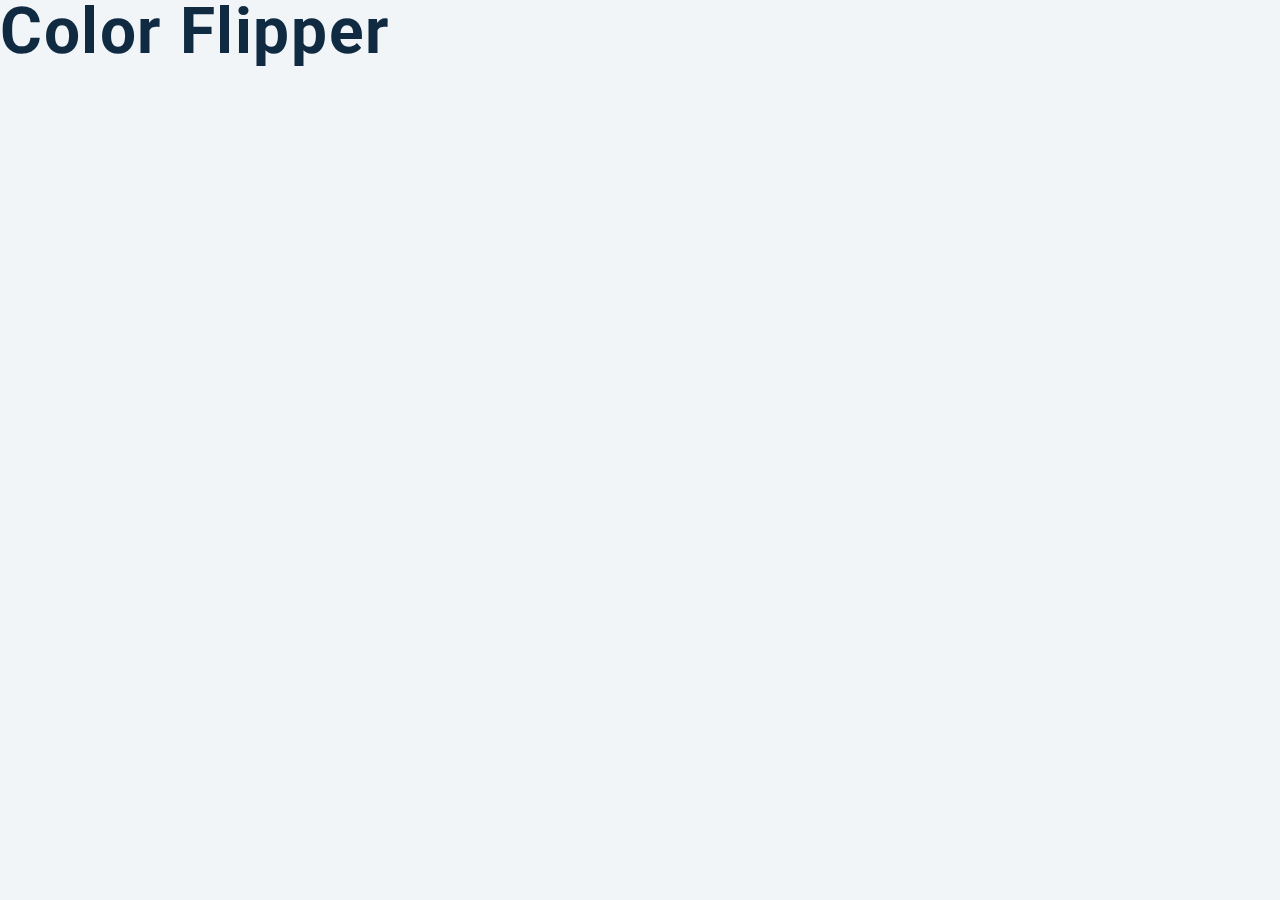
<file: javascript-project/01-color-flipper/setup/index.html>
<!DOCTYPE html>
<html lang="en">
  <head>
    <meta charset="UTF-8" />
    <meta name="viewport" content="width=device-width, initial-scale=1.0" />
    <title>Color Flipper || Simple</title>

    <!-- styles -->
    <link rel="stylesheet" href="styles.css" />
  </head>
  <body>
    <h1>color flipper</h1>
    <!-- javascript -->
    <script src="app.js"></script>
  </body>
</html>
</file>
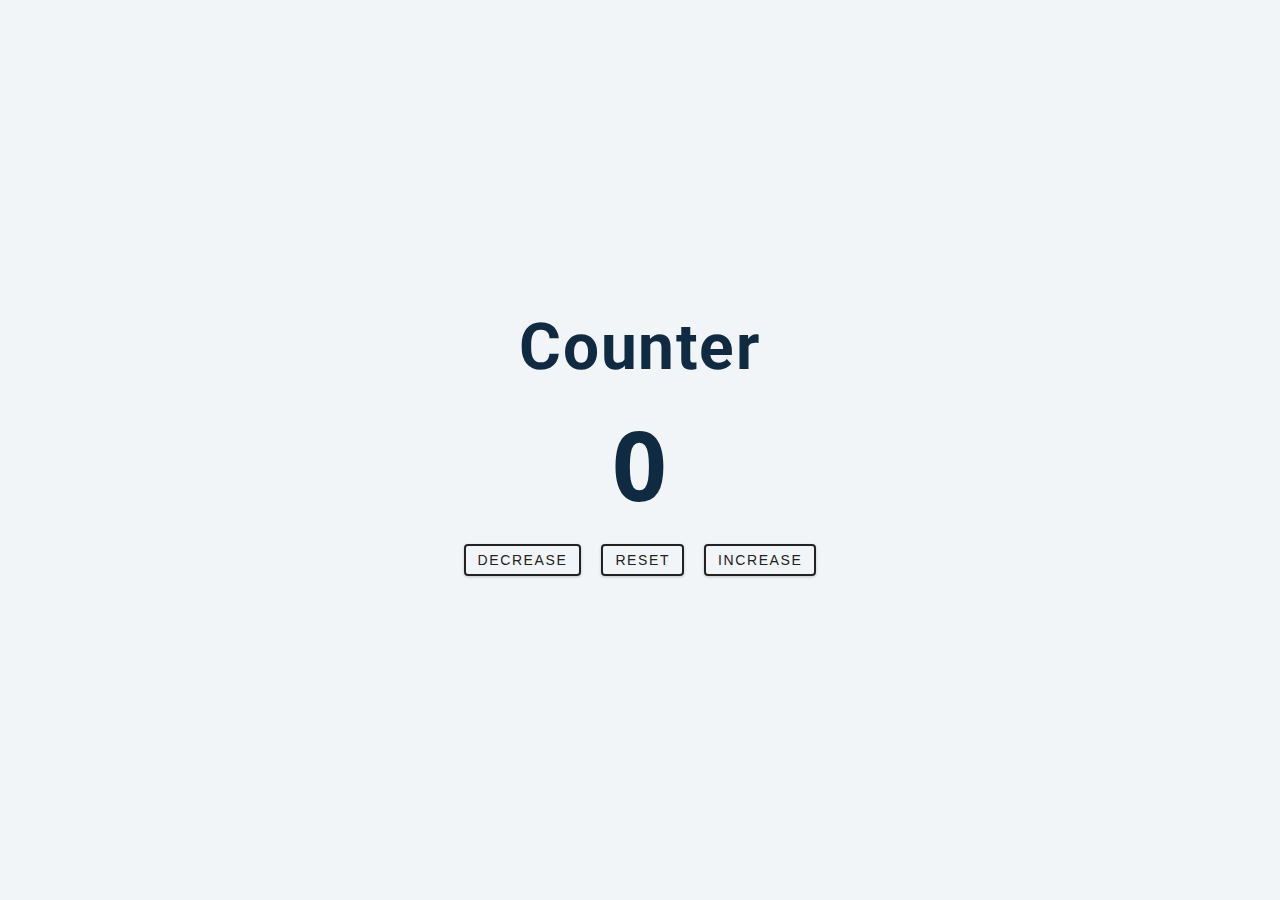
<file: javascript-project/02-counter/final/index.html>
<!DOCTYPE html>
<html lang="en">
  <head>
    <meta charset="UTF-8" />
    <meta name="viewport" content="width=device-width, initial-scale=1.0" />
    <title>Counter</title>

    <!-- styles -->
    <link rel="stylesheet" href="styles.css" />
  </head>
  <body>
    <main>
      <div class="container">
        <h1>counter</h1>
        <span id="value">0</span>
        <div class="button-container">
          <button class="btn decrease">decrease</button>
          <button class="btn reset">reset</button>
          <button class="btn increase">increase</button>
        </div>
      </div>
    </main>
    <!-- javascript -->
    <script src="app.js"></script>
  </body>
</html>
</file>
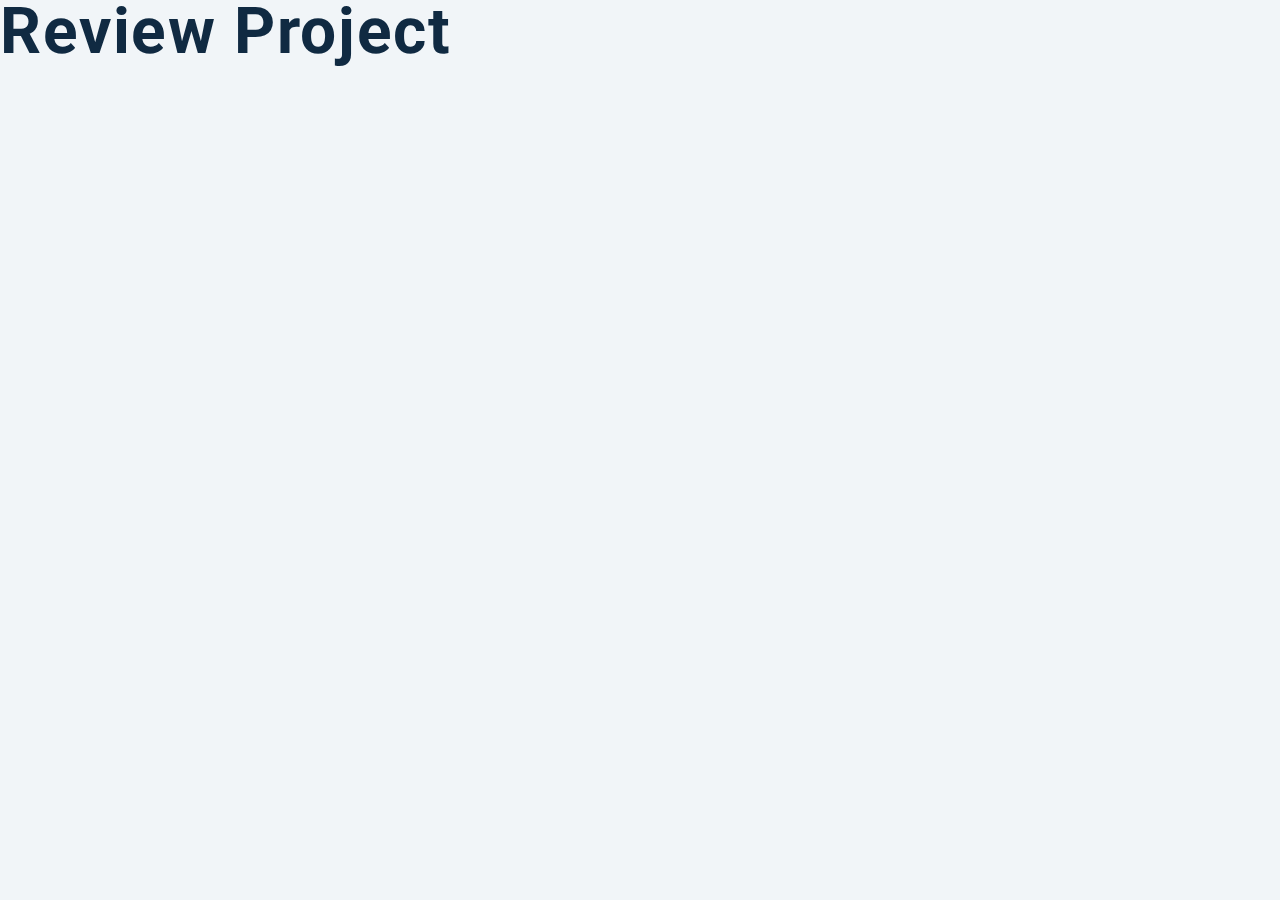
<file: javascript-project/03-reviews/setup/index.html>
<!DOCTYPE html>
<html lang="en">
  <head>
    <meta charset="UTF-8" />
    <meta name="viewport" content="width=device-width, initial-scale=1.0" />
    <title>Starter</title>
    <!-- font-awesome -->
    <link
      rel="stylesheet"
      href="https://cdnjs.cloudflare.com/ajax/libs/font-awesome/5.14.0/css/all.min.css"
    />

    <!-- styles -->
    <link rel="stylesheet" href="styles.css" />
  </head>
  <body>
    <h1>review project</h1>
    <!-- javascript -->
    <script src="app.js"></script>
  </body>
</html>
</file>
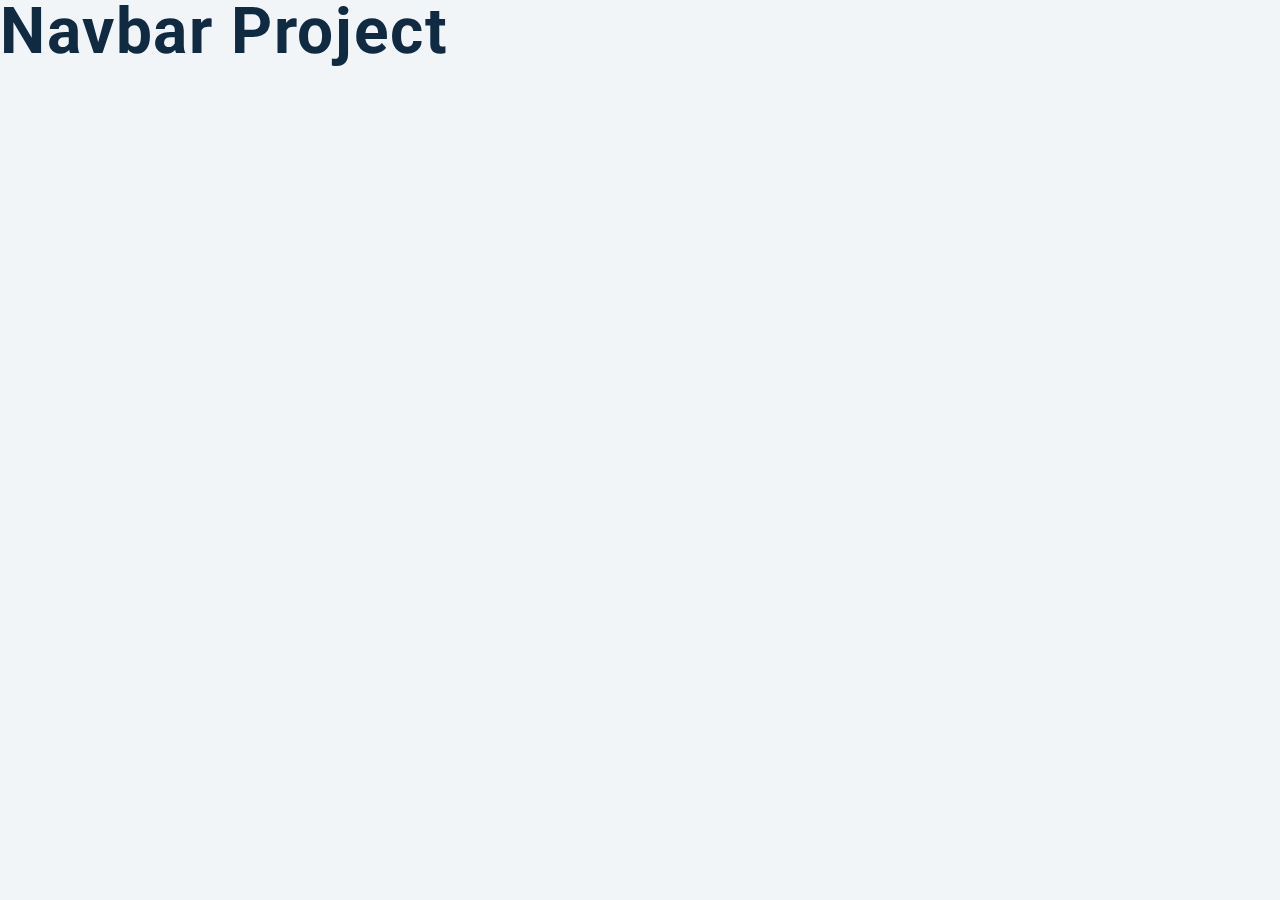
<file: javascript-project/04-navbar/setup/index.html>
<!DOCTYPE html>
<html lang="en">
  <head>
    <meta charset="UTF-8" />
    <meta name="viewport" content="width=device-width, initial-scale=1.0" />
    <title>Navbar</title>
    <!-- font-awesome -->
    <link
      rel="stylesheet"
      href="https://cdnjs.cloudflare.com/ajax/libs/font-awesome/5.14.0/css/all.min.css"
    />

    <!-- styles -->
    <link rel="stylesheet" href="styles.css" />
  </head>
  <body>
    <h1>navbar project</h1>
    <!-- javascript -->
    <script src="app.js"></script>
  </body>
</html>
</file>
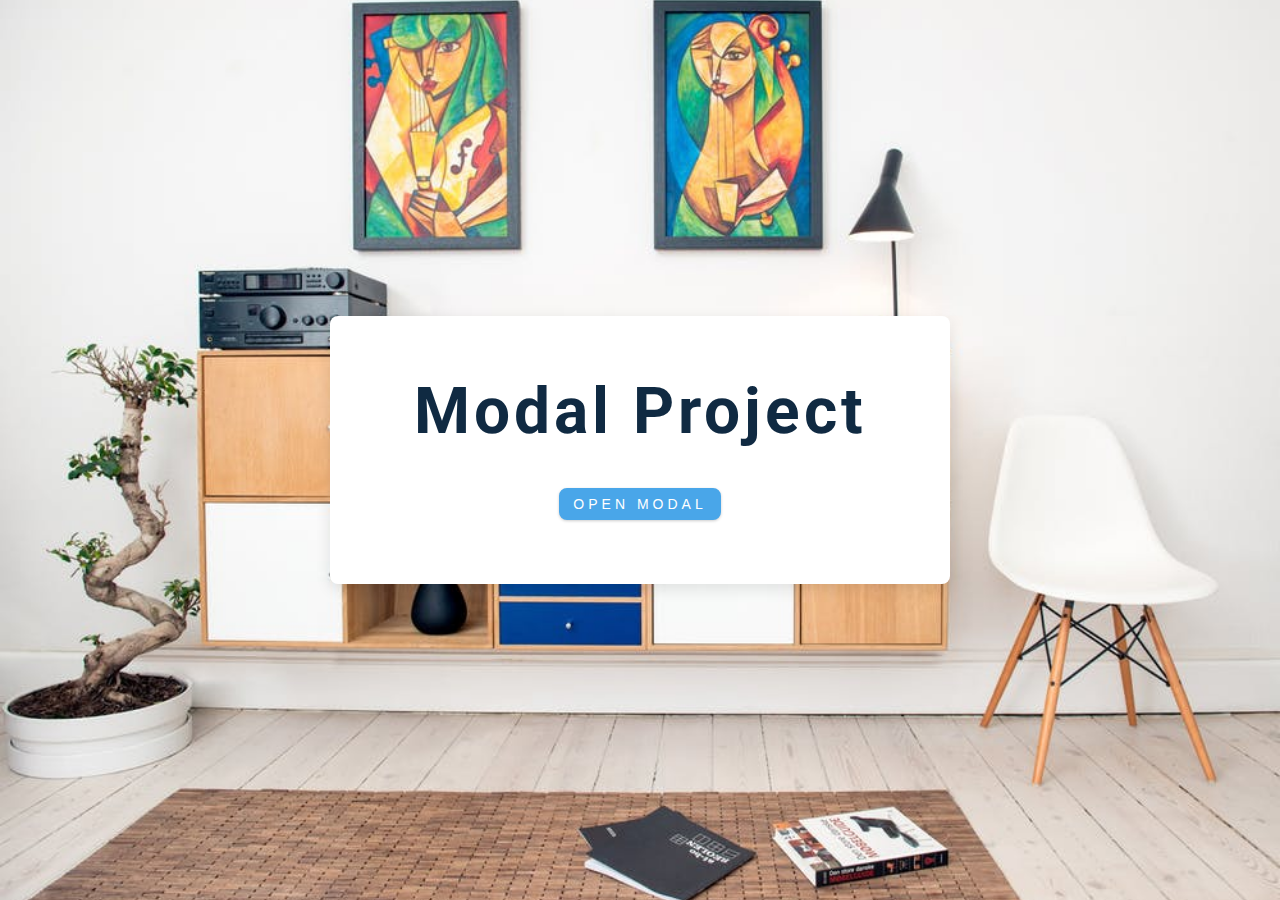
<file: javascript-project/06-modal/final/index.html>
<!DOCTYPE html>
<html lang="en">
  <head>
    <meta charset="UTF-8" />
    <meta name="viewport" content="width=device-width, initial-scale=1.0" />
    <title>Modal</title>
    <!-- font-awesome -->
    <link
      rel="stylesheet"
      href="https://cdnjs.cloudflare.com/ajax/libs/font-awesome/5.14.0/css/all.min.css"
    />
    <!-- styles -->
    <link rel="stylesheet" href="styles.css" />
  </head>
  <body>
    <!-- hero -->
    <header class="hero">
      <div class="banner">
        <h1>modal project</h1>
        <button class="btn modal-btn">
          open modal
        </button>
      </div>
    </header>
    <!-- modal -->
    <div class="modal-overlay">
      <div class="modal-container">
        <h3>modal content</h3>
        <button class="close-btn"><i class="fas fa-times"></i></button>
      </div>
    </div>
    <!-- javascript -->
    <script src="app.js"></script>
  </body>
</html>
</file>
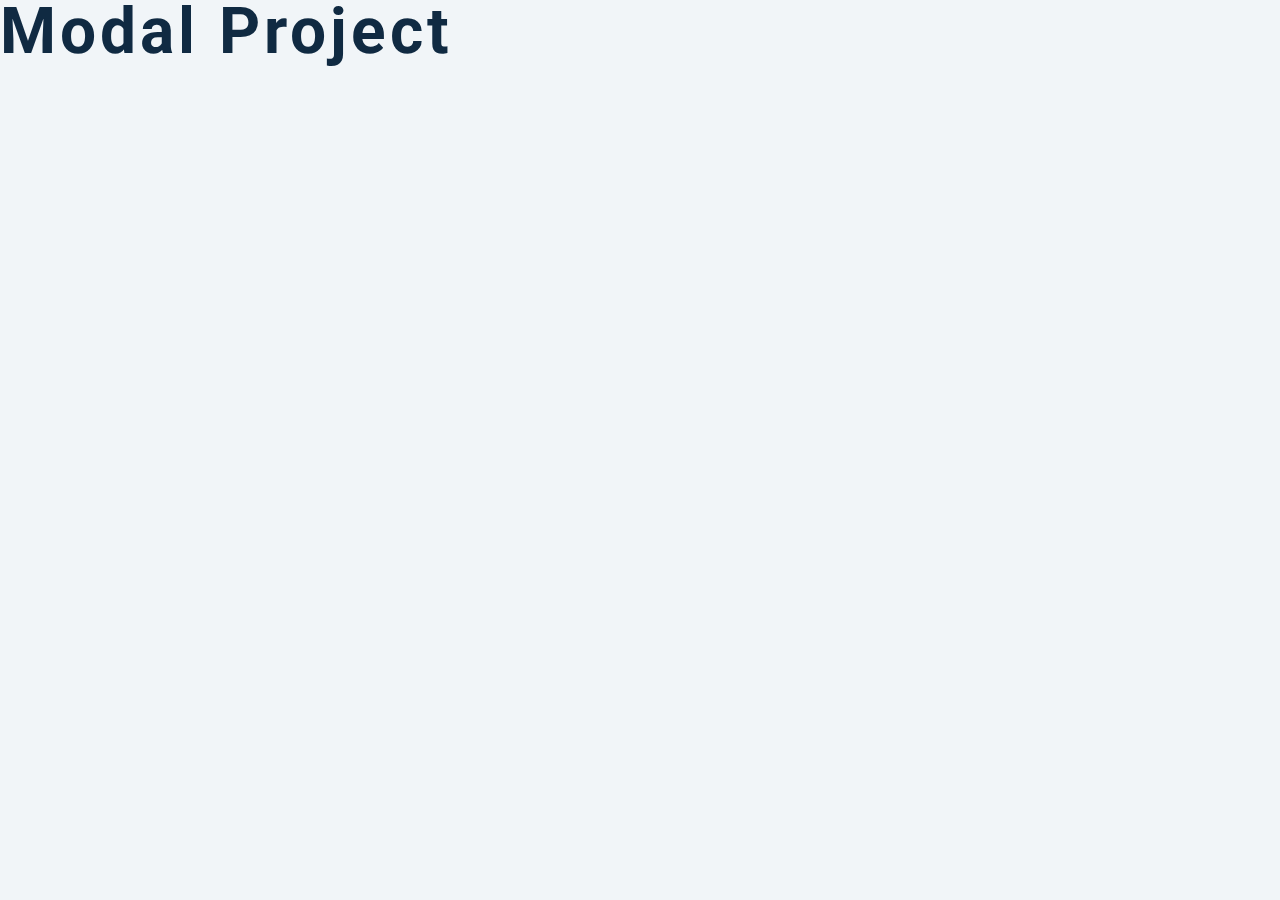
<file: javascript-project/06-modal/setup/index.html>
<!DOCTYPE html>
<html lang="en">
  <head>
    <meta charset="UTF-8" />
    <meta name="viewport" content="width=device-width, initial-scale=1.0" />
    <title>Modal</title>
    <!-- font-awesome -->
    <link
      rel="stylesheet"
      href="https://cdnjs.cloudflare.com/ajax/libs/font-awesome/5.14.0/css/all.min.css"
    />
    <!-- styles -->
    <link rel="stylesheet" href="styles.css" />
  </head>
  <body>
    <h1>modal project</h1>
    <!-- javascript -->
    <script src="app.js"></script>
  </body>
</html>
</file>
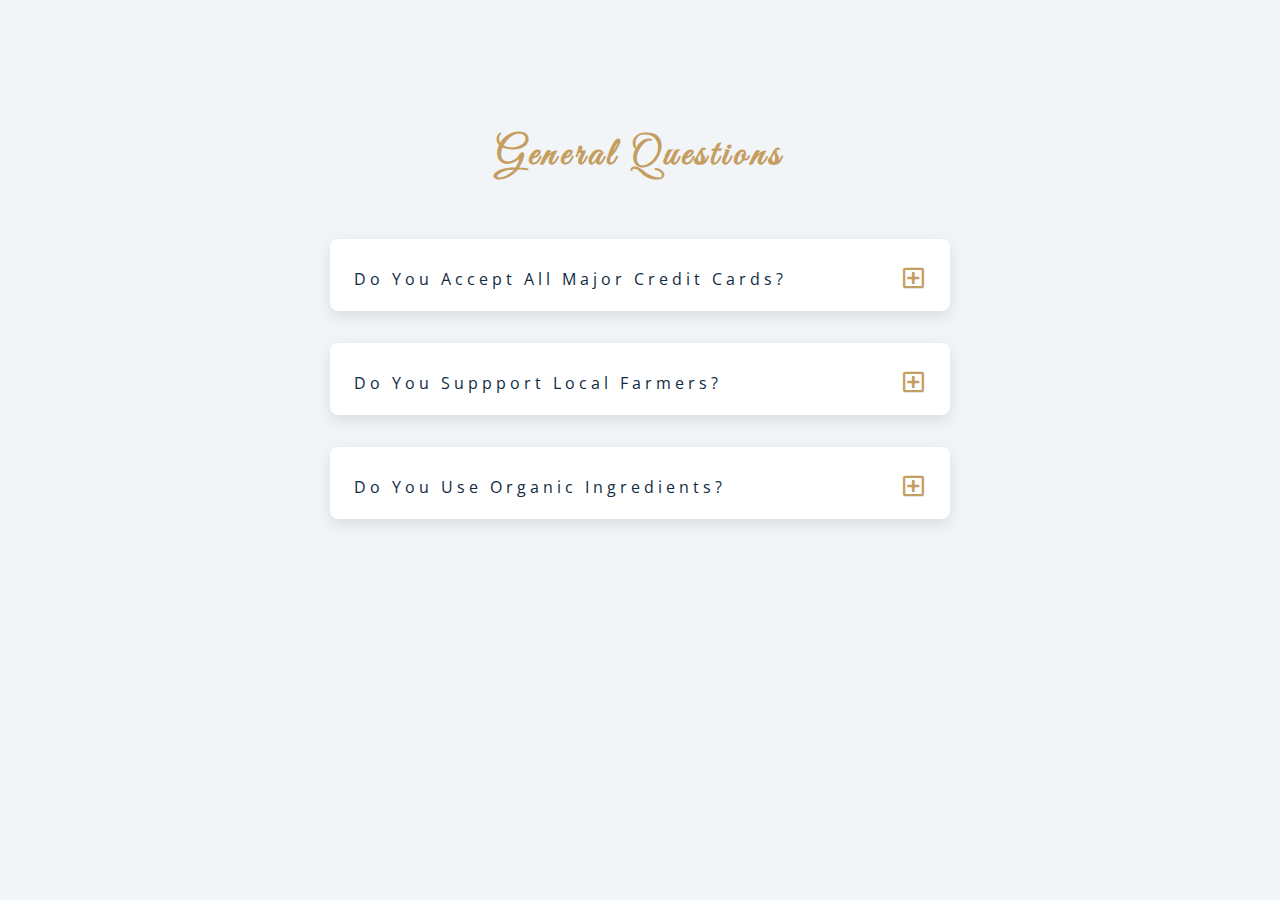
<file: javascript-project/07-questions/final/index.html>
<!DOCTYPE html>
<html lang="en">
  <head>
    <meta charset="UTF-8" />
    <meta name="viewport" content="width=device-width, initial-scale=1.0" />
    <title>Q & A</title>
    <!-- font-awesome -->
    <link rel="stylesheet" href="https://cdnjs.cloudflare.com/ajax/libs/font-awesome/5.14.0/css/all.min.css" />
    <!-- extra fonts -->
    <link
      href="https://fonts.googleapis.com/css?family=Great+Vibes&display=swap"
      rel="stylesheet"
    />
    <!-- styles -->
    <link rel="stylesheet" href="styles.css" />
  </head>
  <body>
      <section class="questions">
        <!-- title -->
        <div class="title">
          <h2>general questions</h2>
        </div>
        <!-- questions -->
        <div class="section-center">
          <!-- single question -->
          <article class="question">
            <!-- question title -->
            <div class="question-title">
              <p>do you accept all major credit cards?</p>
              <button type="button" class="question-btn">
                <span class="plus-icon">
                  <i class="far fa-plus-square"></i>
                </span>
                <span class="minus-icon">
                  <i class="far fa-minus-square"></i>
                </span>
              </button>
            </div>
            <!-- question text -->
            <div class="question-text">
              <p>
                Lorem ipsum dolor sit amet, consectetur adipisicing elit. Est
                dolore illo dolores quia nemo doloribus quaerat, magni numquam
                repellat reprehenderit.
              </p>
            </div>
          </article>
          <!-- end of single question -->
          <!-- single question -->
          <article class="question">
            <!-- question title -->
            <div class="question-title">
              <p>do you suppport local farmers?</p>
              <button type="button" class="question-btn">
                <span class="plus-icon">
                  <i class="far fa-plus-square"></i>
                </span>
                <span class="minus-icon">
                  <i class="far fa-minus-square"></i>
                </span>
              </button>
            </div>
            <!-- question text -->
            <div class="question-text">
              <p>
                Lorem ipsum dolor sit amet, consectetur adipisicing elit. Est
                dolore illo dolores quia nemo doloribus quaerat, magni numquam
                repellat reprehenderit.
              </p>
            </div>
          </article>
          <!-- end of single question -->
          <!-- single question -->
          <article class="question">
            <!-- question title -->
            <div class="question-title">
              <p>do you use organic ingredients?</p>
              <!-- button -->
              <button type="button" class="question-btn">
                <span class="plus-icon">
                  <i class="far fa-plus-square"></i>
                </span>
                <span class="minus-icon">
                  <i class="far fa-minus-square"></i>
                </span>
              </button>
            </div>
            <!-- question text -->
            <div class="question-text">
              <p>
                Lorem ipsum dolor sit amet, consectetur adipisicing elit. Est
                dolore illo dolores quia nemo doloribus quaerat, magni numquam
                repellat reprehenderit.
              </p>
            </div>
          </article>
          <!-- end of single question -->
      </section>
    </main>
    <!-- javascript -->
    <script src="app.js"></script>
  </body>
</html>
</file>
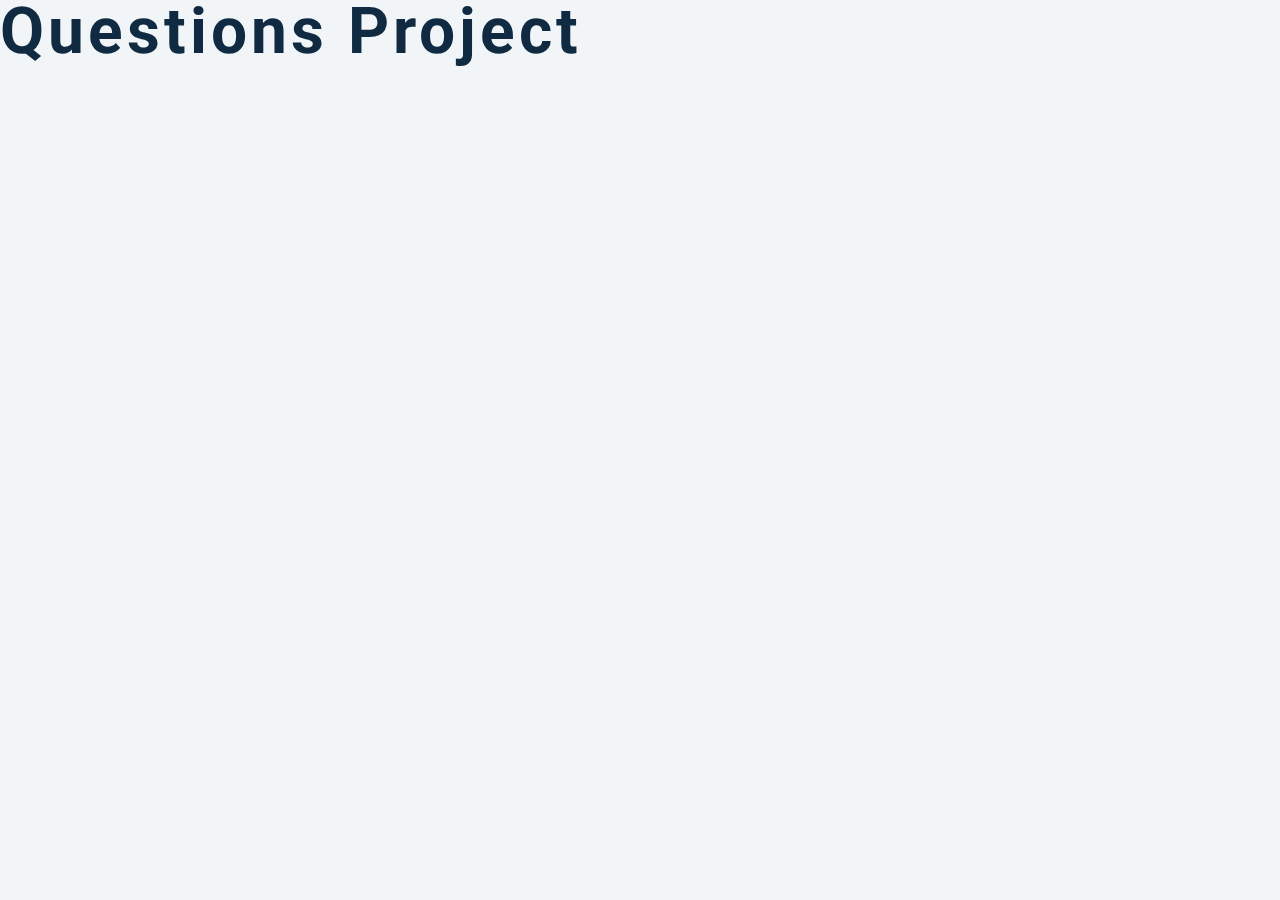
<file: javascript-project/07-questions/setup/index.html>
<!DOCTYPE html>
<html lang="en">
  <head>
    <meta charset="UTF-8" />
    <meta name="viewport" content="width=device-width, initial-scale=1.0" />
    <title>Q & A</title>
    <!-- font-awesome -->
    <link
      rel="stylesheet"
      href="https://cdnjs.cloudflare.com/ajax/libs/font-awesome/5.14.0/css/all.min.css"
    />
    <!-- extra fonts -->
    <link
      href="https://fonts.googleapis.com/css?family=Great+Vibes&display=swap"
      rel="stylesheet"
    />
    <!-- styles -->
    <link rel="stylesheet" href="styles.css" />
  </head>
  <body>
    <h1>questions project</h1>
    <!-- javascript -->
    <script src="app.js"></script>
  </body>
</html>
</file>
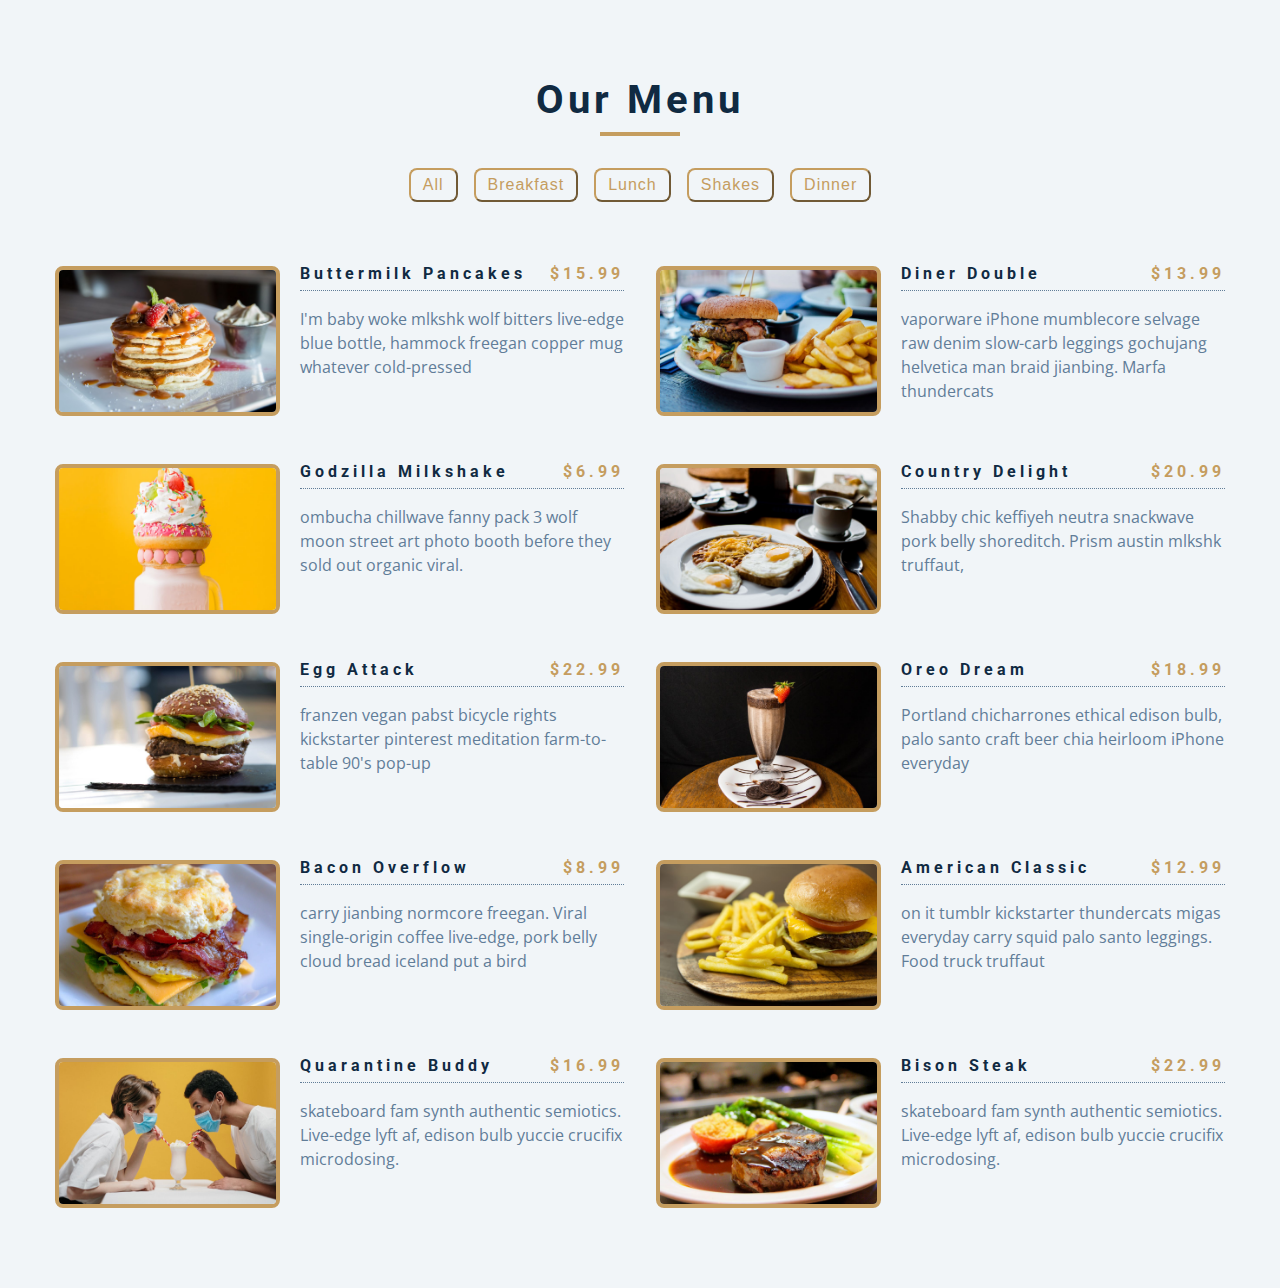
<file: javascript-project/08-menu/final/index.html>
<!DOCTYPE html>
<html lang="en">
  <head>
    <meta charset="UTF-8" />
    <meta name="viewport" content="width=device-width, initial-scale=1.0" />
    <title>Menu</title>
    <!-- font-awesome -->
    <link
      rel="stylesheet"
      href="https://cdnjs.cloudflare.com/ajax/libs/font-awesome/5.14.0/css/all.min.css"
    />
    <!-- styles -->
    <link rel="stylesheet" href="styles.css" />
  </head>
  <body>
    <section class="menu">
      <!-- title -->
      <div class="title">
        <h2>our menu</h2>
        <div class="underline"></div>
      </div>
      <!-- filter buttons -->
      <div class="btn-container">
        <!-- <button type="button" class="filter-btn" data-id="all">all</button>
        <button type="button" class="filter-btn" data-id="breakfast">
          breakfast
        </button>
        <button type="button" class="filter-btn" data-id="lunch">lunch</button>
        <button type="button" class="filter-btn" data-id="shakes">
          shakes
        </button> -->
      </div>
      <!-- menu items -->
      <div class="section-center">
        <!-- single item -->
        <article class="menu-item">
          <img src="./menu-item.jpeg" alt="menu item" class="photo" />
          <div class="item-info">
            <header>
              <h4>buttermilk pancakes</h4>
              <h4 class="price">$15</h4>
            </header>
            <p class="item-text">
              Lorem ipsum dolor sit amet consectetur adipisicing elit.
              Repudiandae, sint quam. Et reprehenderit fugiat nesciunt inventore
              laboriosam excepturi! Quo, officia.
            </p>
          </div>
        </article>
        <!-- end of single item -->
        <!-- single item -->
        <article class="menu-item">
          <img src="./menu-item.jpeg" alt="menu item" class="photo" />
          <div class="item-info">
            <header>
              <h4>buttermilk pancakes</h4>
              <h4 class="price">$15</h4>
            </header>
            <p class="item-text">
              Lorem ipsum dolor sit amet consectetur adipisicing elit.
              Repudiandae, sint quam. Et reprehenderit fugiat nesciunt inventore
              laboriosam excepturi! Quo, officia.
            </p>
          </div>
        </article>
        <!-- end of single item -->
        <!-- single item -->
        <article class="menu-item">
          <img src="./menu-item.jpeg" alt="menu item" class="photo" />
          <div class="item-info">
            <header>
              <h4>buttermilk pancakes</h4>
              <h4 class="price">$15</h4>
            </header>
            <p class="item-text">
              Lorem ipsum dolor sit amet consectetur adipisicing elit.
              Repudiandae, sint quam. Et reprehenderit fugiat nesciunt inventore
              laboriosam excepturi! Quo, officia.
            </p>
          </div>
        </article>
        <!-- end of single item -->
      </div>
    </section>
    <!-- javascript -->
    <script src="app.js"></script>
  </body>
</html>
</file>
<file: javascript-project/01-color-flipper/setup/styles.css>
/*
=============== 
Fonts
===============
*/
@import url("https://fonts.googleapis.com/css?family=Open+Sans|Roboto:400,700&display=swap");

/*
=============== 
Variables
===============
*/

:root {
  /* dark shades of primary color*/
  --clr-primary-1: hsl(205, 86%, 17%);
  --clr-primary-2: hsl(205, 77%, 27%);
  --clr-primary-3: hsl(205, 72%, 37%);
  --clr-primary-4: hsl(205, 63%, 48%);
  /* primary/main color */
  --clr-primary-5: hsl(205, 78%, 60%);
  /* lighter shades of primary color */
  --clr-primary-6: hsl(205, 89%, 70%);
  --clr-primary-7: hsl(205, 90%, 76%);
  --clr-primary-8: hsl(205, 86%, 81%);
  --clr-primary-9: hsl(205, 90%, 88%);
  --clr-primary-10: hsl(205, 100%, 96%);
  /* darkest grey - used for headings */
  --clr-grey-1: hsl(209, 61%, 16%);
  --clr-grey-2: hsl(211, 39%, 23%);
  --clr-grey-3: hsl(209, 34%, 30%);
  --clr-grey-4: hsl(209, 28%, 39%);
  /* grey used for paragraphs */
  --clr-grey-5: hsl(210, 22%, 49%);
  --clr-grey-6: hsl(209, 23%, 60%);
  --clr-grey-7: hsl(211, 27%, 70%);
  --clr-grey-8: hsl(210, 31%, 80%);
  --clr-grey-9: hsl(212, 33%, 89%);
  --clr-grey-10: hsl(210, 36%, 96%);
  --clr-white: #fff;
  --clr-red-dark: hsl(360, 67%, 44%);
  --clr-red-light: hsl(360, 71%, 66%);
  --clr-green-dark: hsl(125, 67%, 44%);
  --clr-green-light: hsl(125, 71%, 66%);
  --clr-black: #222;
  --ff-primary: "Roboto", sans-serif;
  --ff-secondary: "Open Sans", sans-serif;
  --transition: all 0.3s linear;
  --spacing: 0.1rem;
  --radius: 0.25rem;
  --light-shadow: 0 5px 15px rgba(0, 0, 0, 0.1);
  --dark-shadow: 0 5px 15px rgba(0, 0, 0, 0.2);
  --max-width: 1170px;
  --fixed-width: 620px;
}
/*
=============== 
Global Styles
===============
*/

*,
::after,
::before {
  margin: 0;
  padding: 0;
  box-sizing: border-box;
}
body {
  font-family: var(--ff-secondary);
  background: var(--clr-grey-10);
  color: var(--clr-grey-1);
  line-height: 1.5;
  font-size: 0.875rem;
}
ul {
  list-style-type: none;
}
a {
  text-decoration: none;
}
h1,
h2,
h3,
h4 {
  letter-spacing: var(--spacing);
  text-transform: capitalize;
  line-height: 1.25;
  margin-bottom: 0.75rem;
  font-family: var(--ff-primary);
}
h1 {
  font-size: 3rem;
}
h2 {
  font-size: 2rem;
}
h3 {
  font-size: 1.25rem;
}
h4 {
  font-size: 0.875rem;
}
p {
  margin-bottom: 1.25rem;
  color: var(--clr-grey-5);
}
@media screen and (min-width: 800px) {
  h1 {
    font-size: 4rem;
  }
  h2 {
    font-size: 2.5rem;
  }
  h3 {
    font-size: 1.75rem;
  }
  h4 {
    font-size: 1rem;
  }
  body {
    font-size: 1rem;
  }
  h1,
  h2,
  h3,
  h4 {
    line-height: 1;
  }
}
/*  global classes */

/* section */
.section {
  padding: 5rem 0;
}

.section-center {
  width: 90vw;
  margin: 0 auto;
  max-width: 1170px;
}
@media screen and (min-width: 992px) {
  .section-center {
    width: 95vw;
  }
}
main {
  min-height: 100vh;
  display: grid;
  place-items: center;
}

/*
=============== 
Nav
===============
*/
nav {
  background: var(--clr-white);
  height: 3rem;
  display: grid;
  align-items: center;
  box-shadow: var(--dark-shadow);
}
.nav-center {
  width: 90vw;
  max-width: var(--fixed-width);
  margin: 0 auto;
  display: flex;
  align-items: center;
  justify-content: space-between;
}
.nav-center h4 {
  margin-bottom: 0;
  color: var(--clr-primary-5);
}
.nav-links {
  display: flex;
}
nav a {
  text-transform: capitalize;
  font-weight: 700;
  font-size: 1rem;
  color: var(--clr-primary-1);
  letter-spacing: var(--spacing);
  margin-right: 1rem;
}
nav a:hover {
  color: var(--clr-primary-5);
}
/*
=============== 
Container
===============
*/
main {
  min-height: calc(100vh - 3rem);
  display: grid;
  place-items: center;
}
.container {
  text-align: center;
}
.container h2 {
  background: var(--clr-black);
  color: var(--clr-white);
  padding: 1rem;
  border-radius: var(--radius);
  margin-bottom: 2.5rem;
}
.color {
  color: var(--clr-primary-5);
}
.btn-hero {
  font-family: var(--ff-primary);
  text-transform: uppercase;
  background: transparent;
  color: var(--clr-black);
  letter-spacing: var(--spacing);
  display: inline-block;
  font-weight: 700;
  transition: var(--transition);
  border: 2px solid var(--clr-black);
  cursor: pointer;
  box-shadow: 0 1px 3px rgba(0, 0, 0, 0.2);
  border-radius: var(--radius);
  font-size: 1rem;
  padding: 0.75rem 1.25rem;
}
.btn-hero:hover {
  color: var(--clr-white);
  background: var(--clr-black);
}
</file>
<file: javascript-project/02-counter/final/styles.css>
/*
=============== 
Fonts
===============
*/
@import url("https://fonts.googleapis.com/css?family=Open+Sans|Roboto:400,700&display=swap");

/*
=============== 
Variables
===============
*/

:root {
  /* dark shades of primary color*/
  --clr-primary-1: hsl(205, 86%, 17%);
  --clr-primary-2: hsl(205, 77%, 27%);
  --clr-primary-3: hsl(205, 72%, 37%);
  --clr-primary-4: hsl(205, 63%, 48%);
  /* primary/main color */
  --clr-primary-5: hsl(205, 78%, 60%);
  /* lighter shades of primary color */
  --clr-primary-6: hsl(205, 89%, 70%);
  --clr-primary-7: hsl(205, 90%, 76%);
  --clr-primary-8: hsl(205, 86%, 81%);
  --clr-primary-9: hsl(205, 90%, 88%);
  --clr-primary-10: hsl(205, 100%, 96%);
  /* darkest grey - used for headings */
  --clr-grey-1: hsl(209, 61%, 16%);
  --clr-grey-2: hsl(211, 39%, 23%);
  --clr-grey-3: hsl(209, 34%, 30%);
  --clr-grey-4: hsl(209, 28%, 39%);
  /* grey used for paragraphs */
  --clr-grey-5: hsl(210, 22%, 49%);
  --clr-grey-6: hsl(209, 23%, 60%);
  --clr-grey-7: hsl(211, 27%, 70%);
  --clr-grey-8: hsl(210, 31%, 80%);
  --clr-grey-9: hsl(212, 33%, 89%);
  --clr-grey-10: hsl(210, 36%, 96%);
  --clr-white: #fff;
  --clr-red-dark: hsl(360, 67%, 44%);
  --clr-red-light: hsl(360, 71%, 66%);
  --clr-green-dark: hsl(125, 67%, 44%);
  --clr-green-light: hsl(125, 71%, 66%);
  --clr-black: #222;
  --ff-primary: "Roboto", sans-serif;
  --ff-secondary: "Open Sans", sans-serif;
  --transition: all 0.3s linear;
  --spacing: 0.1rem;
  --radius: 0.25rem;
  --light-shadow: 0 5px 15px rgba(0, 0, 0, 0.1);
  --dark-shadow: 0 5px 15px rgba(0, 0, 0, 0.2);
  --max-width: 1170px;
  --fixed-width: 620px;
}
/*
=============== 
Global Styles
===============
*/

*,
::after,
::before {
  margin: 0;
  padding: 0;
  box-sizing: border-box;
}
body {
  font-family: var(--ff-secondary);
  background: var(--clr-grey-10);
  color: var(--clr-grey-1);
  line-height: 1.5;
  font-size: 0.875rem;
}
ul {
  list-style-type: none;
}
a {
  text-decoration: none;
}
h1,
h2,
h3,
h4 {
  letter-spacing: var(--spacing);
  text-transform: capitalize;
  line-height: 1.25;
  margin-bottom: 0.75rem;
  font-family: var(--ff-primary);
}
h1 {
  font-size: 3rem;
}
h2 {
  font-size: 2rem;
}
h3 {
  font-size: 1.25rem;
}
h4 {
  font-size: 0.875rem;
}
p {
  margin-bottom: 1.25rem;
  color: var(--clr-grey-5);
}
@media screen and (min-width: 800px) {
  h1 {
    font-size: 4rem;
  }
  h2 {
    font-size: 2.5rem;
  }
  h3 {
    font-size: 1.75rem;
  }
  h4 {
    font-size: 1rem;
  }
  body {
    font-size: 1rem;
  }
  h1,
  h2,
  h3,
  h4 {
    line-height: 1;
  }
}
/*  global classes */

/* section */
.section {
  padding: 5rem 0;
}

.section-center {
  width: 90vw;
  margin: 0 auto;
  max-width: 1170px;
}
@media screen and (min-width: 992px) {
  .section-center {
    width: 95vw;
  }
}
main {
  min-height: 100vh;
  display: grid;
  place-items: center;
}

/*
=============== 
Counter
===============
*/

main {
  min-height: 100vh;
  display: grid;
  place-items: center;
}
.container {
  text-align: center;
}
#value {
  font-size: 6rem;
  font-weight: bold;
}
.btn {
  text-transform: uppercase;
  background: transparent;
  color: var(--clr-black);
  padding: 0.375rem 0.75rem;
  letter-spacing: var(--spacing);
  display: inline-block;
  transition: var(--transition);
  font-size: 0.875rem;
  border: 2px solid var(--clr-black);
  cursor: pointer;
  box-shadow: 0 1px 3px rgba(0, 0, 0, 0.2);
  border-radius: var(--radius);
  margin: 0.5rem;
}
.btn:hover {
  color: var(--clr-white);
  background: var(--clr-black);
}
</file>
<file: javascript-project/03-reviews/setup/styles.css>
/*
=============== 
Fonts
===============
*/
@import url("https://fonts.googleapis.com/css?family=Open+Sans|Roboto:400,700&display=swap");

/*
=============== 
Variables
===============
*/

:root {
  /* dark shades of primary color*/
  --clr-primary-1: hsl(205, 86%, 17%);
  --clr-primary-2: hsl(205, 77%, 27%);
  --clr-primary-3: hsl(205, 72%, 37%);
  --clr-primary-4: hsl(205, 63%, 48%);
  /* primary/main color */
  --clr-primary-5: hsl(205, 78%, 60%);
  /* lighter shades of primary color */
  --clr-primary-6: hsl(205, 89%, 70%);
  --clr-primary-7: hsl(205, 90%, 76%);
  --clr-primary-8: hsl(205, 86%, 81%);
  --clr-primary-9: hsl(205, 90%, 88%);
  --clr-primary-10: hsl(205, 100%, 96%);
  /* darkest grey - used for headings */
  --clr-grey-1: hsl(209, 61%, 16%);
  --clr-grey-2: hsl(211, 39%, 23%);
  --clr-grey-3: hsl(209, 34%, 30%);
  --clr-grey-4: hsl(209, 28%, 39%);
  /* grey used for paragraphs */
  --clr-grey-5: hsl(210, 22%, 49%);
  --clr-grey-6: hsl(209, 23%, 60%);
  --clr-grey-7: hsl(211, 27%, 70%);
  --clr-grey-8: hsl(210, 31%, 80%);
  --clr-grey-9: hsl(212, 33%, 89%);
  --clr-grey-10: hsl(210, 36%, 96%);
  --clr-white: #fff;
  --clr-red-dark: hsl(360, 67%, 44%);
  --clr-red-light: hsl(360, 71%, 66%);
  --clr-green-dark: hsl(125, 67%, 44%);
  --clr-green-light: hsl(125, 71%, 66%);
  --clr-black: #222;
  --ff-primary: "Roboto", sans-serif;
  --ff-secondary: "Open Sans", sans-serif;
  --transition: all 0.3s linear;
  --spacing: 0.1rem;
  --radius: 0.25rem;
  --light-shadow: 0 5px 15px rgba(0, 0, 0, 0.1);
  --dark-shadow: 0 5px 15px rgba(0, 0, 0, 0.2);
  --max-width: 1170px;
  --fixed-width: 620px;
}
/*
=============== 
Global Styles
===============
*/

*,
::after,
::before {
  margin: 0;
  padding: 0;
  box-sizing: border-box;
}
body {
  font-family: var(--ff-secondary);
  background: var(--clr-grey-10);
  color: var(--clr-grey-1);
  line-height: 1.5;
  font-size: 0.875rem;
}
ul {
  list-style-type: none;
}
a {
  text-decoration: none;
}
h1,
h2,
h3,
h4 {
  letter-spacing: var(--spacing);
  text-transform: capitalize;
  line-height: 1.25;
  margin-bottom: 0.75rem;
  font-family: var(--ff-primary);
}
h1 {
  font-size: 3rem;
}
h2 {
  font-size: 2rem;
}
h3 {
  font-size: 1.25rem;
}
h4 {
  font-size: 0.875rem;
}
p {
  margin-bottom: 1.25rem;
  color: var(--clr-grey-5);
}
@media screen and (min-width: 800px) {
  h1 {
    font-size: 4rem;
  }
  h2 {
    font-size: 2.5rem;
  }
  h3 {
    font-size: 1.75rem;
  }
  h4 {
    font-size: 1rem;
  }
  body {
    font-size: 1rem;
  }
  h1,
  h2,
  h3,
  h4 {
    line-height: 1;
  }
}
/*  global classes */

/* section */
.section {
  padding: 5rem 0;
}

.section-center {
  width: 90vw;
  margin: 0 auto;
  max-width: 1170px;
}
@media screen and (min-width: 992px) {
  .section-center {
    width: 95vw;
  }
}
main {
  min-height: 100vh;
  display: grid;
  place-items: center;
}

/*
=============== 
Reviews
===============
*/
main {
  min-height: 100vh;
  display: grid;
  place-items: center;
}
.title {
  text-align: center;
  margin-bottom: 4rem;
}
.underline {
  height: 0.25rem;
  width: 5rem;
  background: var(--clr-primary-5);
  margin-left: auto;
  margin-right: auto;
}
.container {
  width: 80vw;
  max-width: var(--fixed-width);
}
.review {
  background: var(--clr-white);
  padding: 1.5rem 2rem;
  border-radius: var(--radius);
  box-shadow: var(--light-shadow);
  transition: var(--transition);
  text-align: center;
}
.review:hover {
  box-shadow: var(--dark-shadow);
}
.img-container {
  position: relative;
  width: 150px;
  height: 150px;
  border-radius: 50%;
  margin: 0 auto;
  margin-bottom: 1.5rem;
}
#person-img {
  width: 100%;
  display: block;
  height: 100%;
  object-fit: cover;
  border-radius: 50%;
  position: relative;
}
.img-container::after {
  font-family: "Font Awesome 5 Free";
  font-weight: 900;
  content: "\f10e";
  position: absolute;
  top: 0;
  left: 0;
  width: 2.5rem;
  height: 2.5rem;
  display: grid;
  place-items: center;
  border-radius: 50%;
  transform: translateY(25%);
  background: var(--clr-primary-5);
  color: var(--clr-white);
}
.img-container::before {
  content: "";
  width: 100%;
  height: 100%;
  background: var(--clr-primary-5);
  position: absolute;
  top: -0.25rem;
  right: -0.5rem;
  border-radius: 50%;
}
#author {
  margin-bottom: 0.25rem;
}
#job {
  margin-bottom: 0.5rem;
  text-transform: uppercase;
  color: var(--clr-primary-5);
  font-size: 0.85rem;
}
#info {
  margin-bottom: 0.75rem;
}
.prev-btn,
.next-btn {
  color: var(--clr-primary-7);
  font-size: 1.25rem;
  background: transparent;
  border-color: transparent;
  margin: 0 0.5rem;
  transition: var(--transition);
  cursor: pointer;
}
.prev-btn:hover,
.next-btn:hover {
  color: var(--clr-primary-5);
}
.random-btn {
  margin-top: 0.5rem;
  background: var(--clr-primary-10);
  color: var(--clr-primary-5);
  padding: 0.25rem 0.5rem;
  text-transform: capitalize;
  border-radius: var(--radius);
  transition: var(--transition);
  border-color: var(--clr-primary-5);
  cursor: pointer;
}
.random-btn:hover {
  background: var(--clr-primary-5);
  color: var(--clr-primary-1);
}
</file>
<file: javascript-project/04-navbar/setup/styles.css>
/*
=============== 
Fonts
===============
*/
@import url('https://fonts.googleapis.com/css?family=Open+Sans|Roboto:400,700&display=swap');

/*
=============== 
Variables
===============
*/

:root {
  /* dark shades of primary color*/
  --clr-primary-1: hsl(205, 86%, 17%);
  --clr-primary-2: hsl(205, 77%, 27%);
  --clr-primary-3: hsl(205, 72%, 37%);
  --clr-primary-4: hsl(205, 63%, 48%);
  /* primary/main color */
  --clr-primary-5: hsl(205, 78%, 60%);
  /* lighter shades of primary color */
  --clr-primary-6: hsl(205, 89%, 70%);
  --clr-primary-7: hsl(205, 90%, 76%);
  --clr-primary-8: hsl(205, 86%, 81%);
  --clr-primary-9: hsl(205, 90%, 88%);
  --clr-primary-10: hsl(205, 100%, 96%);
  /* darkest grey - used for headings */
  --clr-grey-1: hsl(209, 61%, 16%);
  --clr-grey-2: hsl(211, 39%, 23%);
  --clr-grey-3: hsl(209, 34%, 30%);
  --clr-grey-4: hsl(209, 28%, 39%);
  /* grey used for paragraphs */
  --clr-grey-5: hsl(210, 22%, 49%);
  --clr-grey-6: hsl(209, 23%, 60%);
  --clr-grey-7: hsl(211, 27%, 70%);
  --clr-grey-8: hsl(210, 31%, 80%);
  --clr-grey-9: hsl(212, 33%, 89%);
  --clr-grey-10: hsl(210, 36%, 96%);
  --clr-white: #fff;
  --clr-red-dark: hsl(360, 67%, 44%);
  --clr-red-light: hsl(360, 71%, 66%);
  --clr-green-dark: hsl(125, 67%, 44%);
  --clr-green-light: hsl(125, 71%, 66%);
  --clr-black: #222;
  --ff-primary: 'Roboto', sans-serif;
  --ff-secondary: 'Open Sans', sans-serif;
  --transition: all 0.3s linear;
  --spacing: 0.1rem;
  --radius: 0.25rem;
  --light-shadow: 0 5px 15px rgba(0, 0, 0, 0.1);
  --dark-shadow: 0 5px 15px rgba(0, 0, 0, 0.2);
  --max-width: 1170px;
  --fixed-width: 620px;
}
/*
=============== 
Global Styles
===============
*/

*,
::after,
::before {
  margin: 0;
  padding: 0;
  box-sizing: border-box;
}
body {
  font-family: var(--ff-secondary);
  background: var(--clr-grey-10);
  color: var(--clr-grey-1);
  line-height: 1.5;
  font-size: 0.875rem;
}
ul {
  list-style-type: none;
}
a {
  text-decoration: none;
}
h1,
h2,
h3,
h4 {
  letter-spacing: var(--spacing);
  text-transform: capitalize;
  line-height: 1.25;
  margin-bottom: 0.75rem;
  font-family: var(--ff-primary);
}
h1 {
  font-size: 3rem;
}
h2 {
  font-size: 2rem;
}
h3 {
  font-size: 1.25rem;
}
h4 {
  font-size: 0.875rem;
}
p {
  margin-bottom: 1.25rem;
  color: var(--clr-grey-5);
}
@media screen and (min-width: 800px) {
  h1 {
    font-size: 4rem;
  }
  h2 {
    font-size: 2.5rem;
  }
  h3 {
    font-size: 1.75rem;
  }
  h4 {
    font-size: 1rem;
  }
  body {
    font-size: 1rem;
  }
  h1,
  h2,
  h3,
  h4 {
    line-height: 1;
  }
}
/*  global classes */

/* section */
.section {
  padding: 5rem 0;
}

.section-center {
  width: 90vw;
  margin: 0 auto;
  max-width: 1170px;
}
@media screen and (min-width: 992px) {
  .section-center {
    width: 95vw;
  }
}
main {
  min-height: 100vh;
  display: grid;
  place-items: center;
}

/*
=============== 
Navbar
===============
*/
nav {
  background: var(--clr-white);
  box-shadow: var(--light-shadow);
}
.nav-header {
  display: flex;
  align-items: center;
  justify-content: space-between;
  padding: 1rem;
}
.nav-toggle {
  font-size: 1.5rem;
  color: var(--clr-primary-5);
  background: transparent;
  border-color: transparent;
  transition: var(--transition);
  cursor: pointer;
}
.nav-toggle:hover {
  color: var(--clr-primary-1);
  transform: rotate(90deg);
}
.logo {
  height: 40px;
}
.links a {
  color: var(--clr-grey-3);
  font-size: 1rem;
  text-transform: capitalize;
  letter-spacing: var(--spacing);
  display: block;
  padding: 0.5rem 1rem;
  transition: var(--transition);
}
.links a:hover {
  background: var(--clr-primary-8);
  color: var(--clr-primary-5);
  padding-left: 1.5rem;
}
.social-icons {
  display: none;
}
.links {
  /* height: 0;
  overflow: hidden;
  transition: var(--transition); */
}
.show-links {
  height: 10rem;
}
@media screen and (min-width: 800px) {
  .nav-center {
    max-width: 1170px;
    margin: 0 auto;
    display: flex;
    align-items: center;
    justify-content: space-between;
    padding: 1rem;
  }
  .nav-header {
    padding: 0;
  }
  .nav-toggle {
    display: none;
  }
  .links {
    height: auto;
    display: flex;
  }
  .links a {
    padding: 0;
    margin: 0 0.5rem;
  }
  .links a:hover {
    padding: 0;
    background: transparent;
  }
  .social-icons {
    display: flex;
  }
  .social-icons a {
    margin: 0 0.5rem;
    color: var(--clr-primary-5);
    transition: var(--transition);
  }
  .social-icons a:hover {
    color: var(--clr-primary-7);
  }
}
</file>
<file: javascript-project/06-modal/final/styles.css>
/*
=============== 
Fonts
===============
*/
@import url("https://fonts.googleapis.com/css?family=Open+Sans|Roboto:400,700&display=swap");

/*
=============== 
Variables
===============
*/

:root {
  /* dark shades of primary color*/
  --clr-primary-1: hsl(205, 86%, 17%);
  --clr-primary-2: hsl(205, 77%, 27%);
  --clr-primary-3: hsl(205, 72%, 37%);
  --clr-primary-4: hsl(205, 63%, 48%);
  /* primary/main color */
  --clr-primary-5: #49a6e9;
  /* --clr-primary-5: rgb(73, 166, 233); */
  /* lighter shades of primary color */
  --clr-primary-6: hsl(205, 89%, 70%);
  --clr-primary-7: hsl(205, 90%, 76%);
  --clr-primary-8: hsl(205, 86%, 81%);
  --clr-primary-9: hsl(205, 90%, 88%);
  --clr-primary-10: hsl(205, 100%, 96%);
  /* darkest grey - used for headings */
  --clr-grey-1: hsl(209, 61%, 16%);
  --clr-grey-2: hsl(211, 39%, 23%);
  --clr-grey-3: hsl(209, 34%, 30%);
  --clr-grey-4: hsl(209, 28%, 39%);
  /* grey used for paragraphs */
  --clr-grey-5: hsl(210, 22%, 49%);
  --clr-grey-6: hsl(209, 23%, 60%);
  --clr-grey-7: hsl(211, 27%, 70%);
  --clr-grey-8: hsl(210, 31%, 80%);
  --clr-grey-9: hsl(212, 33%, 89%);
  --clr-grey-10: hsl(210, 36%, 96%);
  --clr-white: #fff;
  --clr-red-dark: hsl(360, 67%, 44%);
  --clr-red-light: hsl(360, 71%, 66%);
  --clr-green-dark: hsl(125, 67%, 44%);
  --clr-green-light: hsl(125, 71%, 66%);
  --clr-black: #222;
  --ff-primary: "Roboto", sans-serif;
  --ff-secondary: "Open Sans", sans-serif;
  --transition: all 0.3s linear;
  --spacing: 0.25rem;
  --radius: 0.5rem;
  --light-shadow: 0 5px 15px rgba(0, 0, 0, 0.1);
  --dark-shadow: 0 5px 15px rgba(0, 0, 0, 0.2);
  --max-width: 1170px;
  --fixed-width: 620px;
}
/*
=============== 
Global Styles
===============
*/

*,
::after,
::before {
  margin: 0;
  padding: 0;
  box-sizing: border-box;
}
body {
  font-family: var(--ff-secondary);
  background: var(--clr-grey-10);
  color: var(--clr-grey-1);
  line-height: 1.5;
  font-size: 0.875rem;
}
ul {
  list-style-type: none;
}
a {
  text-decoration: none;
}
img:not(.logo) {
  width: 100%;
}
img {
  display: block;
}

h1,
h2,
h3,
h4 {
  letter-spacing: var(--spacing);
  text-transform: capitalize;
  line-height: 1.25;
  margin-bottom: 0.75rem;
  font-family: var(--ff-primary);
}
h1 {
  font-size: 3rem;
}
h2 {
  font-size: 2rem;
}
h3 {
  font-size: 1.25rem;
}
h4 {
  font-size: 0.875rem;
}
p {
  margin-bottom: 1.25rem;
  color: var(--clr-grey-5);
}
@media screen and (min-width: 800px) {
  h1 {
    font-size: 4rem;
  }
  h2 {
    font-size: 2.5rem;
  }
  h3 {
    font-size: 1.75rem;
  }
  h4 {
    font-size: 1rem;
  }
  body {
    font-size: 1rem;
  }
  h1,
  h2,
  h3,
  h4 {
    line-height: 1;
  }
}
/*  global classes */

.btn {
  text-transform: uppercase;
  background: transparent;
  color: var(--clr-black);
  padding: 0.375rem 0.75rem;
  letter-spacing: var(--spacing);
  display: inline-block;
  transition: var(--transition);
  font-size: 0.875rem;
  border: 2px solid var(--clr-black);
  cursor: pointer;
  box-shadow: 0 1px 3px rgba(0, 0, 0, 0.2);
  border-radius: var(--radius);
}
.btn:hover {
  color: var(--clr-white);
  background: var(--clr-black);
}
/* section */
.section {
  padding: 5rem 0;
}

.section-center {
  width: 90vw;
  margin: 0 auto;
  max-width: 1170px;
}
@media screen and (min-width: 992px) {
  .section-center {
    width: 95vw;
  }
}
main {
  min-height: 100vh;
  display: grid;
  place-items: center;
}
/*
=============== 
Modal
===============
*/
.hero {
  min-height: 100vh;
  background: url("./hero.jpeg") center/cover no-repeat;
  display: grid;
  place-items: center;
}
.banner {
  background: var(--clr-white);
  padding: 4rem 0;
  border-radius: var(--radius);
  box-shadow: var(--light-shadow);
  text-align: center;
  width: 90vw;
  max-width: var(--fixed-width);
}
.modal-btn {
  margin-top: 2rem;
  background: var(--clr-primary-5);
  border-color: var(--clr-primary-5);
  color: var(--clr-white);
}
.modal-btn:hover {
  background: transparent;
  color: var(--clr-primary-5);
}
.modal-overlay {
  position: fixed;
  top: 0;
  left: 0;
  width: 100%;
  height: 100%;
  background: rgba(73, 166, 233, 0.5);
  display: grid;
  place-items: center;
  transition: var(--transition);
  visibility: hidden;
  z-index: -10;
}
/* OPEN/CLOSE MODAL */
.open-modal {
  visibility: visible;
  z-index: 10;
}
.modal-container {
  background: var(--clr-white);
  border-radius: var(--radius);
  width: 90vw;
  height: 30vh;
  max-width: var(--fixed-width);
  text-align: center;
  display: grid;
  place-items: center;
  position: relative;
}
.close-btn {
  position: absolute;
  top: 1rem;
  right: 1rem;
  font-size: 2rem;
  background: transparent;
  border-color: transparent;
  color: var(--clr-red-dark);
  cursor: pointer;
  transition: var(--transition);
}
.close-btn:hover {
  color: var(--clr-red-light);
  transform: scale(1.3);
}
</file>
<file: javascript-project/06-modal/setup/styles.css>
/*
=============== 
Fonts
===============
*/
@import url("https://fonts.googleapis.com/css?family=Open+Sans|Roboto:400,700&display=swap");

/*
=============== 
Variables
===============
*/

:root {
  /* dark shades of primary color*/
  --clr-primary-1: hsl(205, 86%, 17%);
  --clr-primary-2: hsl(205, 77%, 27%);
  --clr-primary-3: hsl(205, 72%, 37%);
  --clr-primary-4: hsl(205, 63%, 48%);
  /* primary/main color */
  --clr-primary-5: #49a6e9;
  /* --clr-primary-5: rgb(73, 166, 233); */
  /* lighter shades of primary color */
  --clr-primary-6: hsl(205, 89%, 70%);
  --clr-primary-7: hsl(205, 90%, 76%);
  --clr-primary-8: hsl(205, 86%, 81%);
  --clr-primary-9: hsl(205, 90%, 88%);
  --clr-primary-10: hsl(205, 100%, 96%);
  /* darkest grey - used for headings */
  --clr-grey-1: hsl(209, 61%, 16%);
  --clr-grey-2: hsl(211, 39%, 23%);
  --clr-grey-3: hsl(209, 34%, 30%);
  --clr-grey-4: hsl(209, 28%, 39%);
  /* grey used for paragraphs */
  --clr-grey-5: hsl(210, 22%, 49%);
  --clr-grey-6: hsl(209, 23%, 60%);
  --clr-grey-7: hsl(211, 27%, 70%);
  --clr-grey-8: hsl(210, 31%, 80%);
  --clr-grey-9: hsl(212, 33%, 89%);
  --clr-grey-10: hsl(210, 36%, 96%);
  --clr-white: #fff;
  --clr-red-dark: hsl(360, 67%, 44%);
  --clr-red-light: hsl(360, 71%, 66%);
  --clr-green-dark: hsl(125, 67%, 44%);
  --clr-green-light: hsl(125, 71%, 66%);
  --clr-black: #222;
  --ff-primary: "Roboto", sans-serif;
  --ff-secondary: "Open Sans", sans-serif;
  --transition: all 0.3s linear;
  --spacing: 0.25rem;
  --radius: 0.5rem;
  --light-shadow: 0 5px 15px rgba(0, 0, 0, 0.1);
  --dark-shadow: 0 5px 15px rgba(0, 0, 0, 0.2);
  --max-width: 1170px;
  --fixed-width: 620px;
}
/*
=============== 
Global Styles
===============
*/

*,
::after,
::before {
  margin: 0;
  padding: 0;
  box-sizing: border-box;
}
body {
  font-family: var(--ff-secondary);
  background: var(--clr-grey-10);
  color: var(--clr-grey-1);
  line-height: 1.5;
  font-size: 0.875rem;
}
ul {
  list-style-type: none;
}
a {
  text-decoration: none;
}
img:not(.logo) {
  width: 100%;
}
img {
  display: block;
}

h1,
h2,
h3,
h4 {
  letter-spacing: var(--spacing);
  text-transform: capitalize;
  line-height: 1.25;
  margin-bottom: 0.75rem;
  font-family: var(--ff-primary);
}
h1 {
  font-size: 3rem;
}
h2 {
  font-size: 2rem;
}
h3 {
  font-size: 1.25rem;
}
h4 {
  font-size: 0.875rem;
}
p {
  margin-bottom: 1.25rem;
  color: var(--clr-grey-5);
}
@media screen and (min-width: 800px) {
  h1 {
    font-size: 4rem;
  }
  h2 {
    font-size: 2.5rem;
  }
  h3 {
    font-size: 1.75rem;
  }
  h4 {
    font-size: 1rem;
  }
  body {
    font-size: 1rem;
  }
  h1,
  h2,
  h3,
  h4 {
    line-height: 1;
  }
}
/*  global classes */

.btn {
  text-transform: uppercase;
  background: transparent;
  color: var(--clr-black);
  padding: 0.375rem 0.75rem;
  letter-spacing: var(--spacing);
  display: inline-block;
  transition: var(--transition);
  font-size: 0.875rem;
  border: 2px solid var(--clr-black);
  cursor: pointer;
  box-shadow: 0 1px 3px rgba(0, 0, 0, 0.2);
  border-radius: var(--radius);
}
.btn:hover {
  color: var(--clr-white);
  background: var(--clr-black);
}
/* section */
.section {
  padding: 5rem 0;
}

.section-center {
  width: 90vw;
  margin: 0 auto;
  max-width: 1170px;
}
@media screen and (min-width: 992px) {
  .section-center {
    width: 95vw;
  }
}
main {
  min-height: 100vh;
  display: grid;
  place-items: center;
}
/*
=============== 
Modal
===============
*/
.hero {
  min-height: 100vh;
  background: url("./hero.jpeg") center/cover no-repeat;
  display: grid;
  place-items: center;
}
.banner {
  background: var(--clr-white);
  padding: 4rem 0;
  border-radius: var(--radius);
  box-shadow: var(--light-shadow);
  text-align: center;
  width: 90vw;
  max-width: var(--fixed-width);
}
.modal-btn {
  margin-top: 2rem;
  background: var(--clr-primary-5);
  border-color: var(--clr-primary-5);
  color: var(--clr-white);
}
.modal-btn:hover {
  background: transparent;
  color: var(--clr-primary-5);
}
.modal-overlay {
  position: fixed;
  top: 0;
  left: 0;
  width: 100%;
  height: 100%;
  background: rgba(73, 166, 233, 0.5);
  display: grid;
  place-items: center;
  transition: var(--transition);
  visibility: hidden;
  z-index: -10;
}
/* OPEN/CLOSE MODAL */
.open-modal {
  visibility: visible;
  z-index: 10;
}
.modal-container {
  background: var(--clr-white);
  border-radius: var(--radius);
  width: 90vw;
  height: 30vh;
  max-width: var(--fixed-width);
  text-align: center;
  display: grid;
  place-items: center;
  position: relative;
}
.close-btn {
  position: absolute;
  top: 1rem;
  right: 1rem;
  font-size: 2rem;
  background: transparent;
  border-color: transparent;
  color: var(--clr-red-dark);
  cursor: pointer;
  transition: var(--transition);
}
.close-btn:hover {
  color: var(--clr-red-light);
  transform: scale(1.3);
}
</file>
<file: javascript-project/07-questions/final/styles.css>
/*
=============== 
Fonts
===============
*/
@import url("https://fonts.googleapis.com/css?family=Open+Sans|Roboto:400,700&display=swap");

/*
=============== 
Variables
===============
*/

:root {
  /* dark shades of primary color*/
  --clr-primary-1: hsl(205, 86%, 17%);
  --clr-primary-2: hsl(205, 77%, 27%);
  --clr-primary-3: hsl(205, 72%, 37%);
  --clr-primary-4: hsl(205, 63%, 48%);
  /* primary/main color */
  --clr-primary-5: #49a6e9;
  /* lighter shades of primary color */
  --clr-primary-6: hsl(205, 89%, 70%);
  --clr-primary-7: hsl(205, 90%, 76%);
  --clr-primary-8: hsl(205, 86%, 81%);
  --clr-primary-9: hsl(205, 90%, 88%);
  --clr-primary-10: hsl(205, 100%, 96%);
  /* darkest grey - used for headings */
  --clr-grey-1: hsl(209, 61%, 16%);
  --clr-grey-2: hsl(211, 39%, 23%);
  --clr-grey-3: hsl(209, 34%, 30%);
  --clr-grey-4: hsl(209, 28%, 39%);
  /* grey used for paragraphs */
  --clr-grey-5: hsl(210, 22%, 49%);
  --clr-grey-6: hsl(209, 23%, 60%);
  --clr-grey-7: hsl(211, 27%, 70%);
  --clr-grey-8: hsl(210, 31%, 80%);
  --clr-grey-9: hsl(212, 33%, 89%);
  --clr-grey-10: hsl(210, 36%, 96%);
  --clr-white: #fff;
  --clr-red-dark: hsl(360, 67%, 44%);
  --clr-red-light: hsl(360, 71%, 66%);
  --clr-green-dark: hsl(125, 67%, 44%);
  --clr-green-light: hsl(125, 71%, 66%);
  --clr-gold: #c59d5f;
  --clr-black: #222;
  --ff-primary: "Roboto", sans-serif;
  --ff-secondary: "Open Sans", sans-serif;
  --transition: all 0.3s linear;
  --spacing: 0.25rem;
  --radius: 0.5rem;
  --light-shadow: 0 5px 15px rgba(0, 0, 0, 0.1);
  --dark-shadow: 0 5px 15px rgba(0, 0, 0, 0.2);
  --max-width: 1170px;
  --fixed-width: 620px;
}
/*
=============== 
Global Styles
===============
*/

*,
::after,
::before {
  margin: 0;
  padding: 0;
  box-sizing: border-box;
}
body {
  font-family: var(--ff-secondary);
  background: var(--clr-grey-10);
  color: var(--clr-grey-1);
  line-height: 1.5;
  font-size: 0.875rem;
}
ul {
  list-style-type: none;
}
a {
  text-decoration: none;
}
img:not(.logo) {
  width: 100%;
}
img {
  display: block;
}

h1,
h2,
h3,
h4 {
  letter-spacing: var(--spacing);
  text-transform: capitalize;
  line-height: 1.25;
  margin-bottom: 0.75rem;
  font-family: var(--ff-primary);
}
h1 {
  font-size: 3rem;
}
h2 {
  font-size: 2rem;
}
h3 {
  font-size: 1.25rem;
}
h4 {
  font-size: 0.875rem;
}
p {
  margin-bottom: 1.25rem;
  color: var(--clr-grey-5);
}
@media screen and (min-width: 800px) {
  h1 {
    font-size: 4rem;
  }
  h2 {
    font-size: 2.5rem;
  }
  h3 {
    font-size: 1.75rem;
  }
  h4 {
    font-size: 1rem;
  }
  body {
    font-size: 1rem;
  }
  h1,
  h2,
  h3,
  h4 {
    line-height: 1;
  }
}
/*  global classes */

.btn {
  text-transform: uppercase;
  background: transparent;
  color: var(--clr-black);
  padding: 0.375rem 0.75rem;
  letter-spacing: var(--spacing);
  display: inline-block;
  transition: var(--transition);
  font-size: 0.875rem;
  border: 2px solid var(--clr-black);
  cursor: pointer;
  box-shadow: 0 1px 3px rgba(0, 0, 0, 0.2);
  border-radius: var(--radius);
}
.btn:hover {
  color: var(--clr-white);
  background: var(--clr-black);
}
/* section */
.section {
  padding: 5rem 0;
}

.section-center {
  width: 90vw;
  margin: 0 auto;
  max-width: 1170px;
}
@media screen and (min-width: 992px) {
  .section-center {
    width: 95vw;
  }
}
main {
  min-height: 100vh;
  display: grid;
  place-items: center;
}
/*
=============== 
Questions
===============
*/
.title {
  margin-top: 15vh;
  margin-bottom: 4rem;
}
.title h2 {
  color: var(--clr-gold);
  font-family: "Great Vibes", cursive;
  text-align: center;
}
.section-center {
  max-width: var(--fixed-width);
}
.question {
  background: var(--clr-white);
  border-radius: var(--radius);
  box-shadow: var(--light-shadow);
  padding: 1.5rem 1.5rem 0 1.5rem;
  margin-bottom: 2rem;
}
.question-title {
  display: flex;
  justify-content: space-between;
  align-items: center;
  text-transform: capitalize;
  padding-bottom: 1rem;
}

.question-title p {
  margin-bottom: 0;
  letter-spacing: var(--spacing);
  color: var(--clr-grey-1);
}
.question-btn {
  font-size: 1.5rem;
  background: transparent;
  border-color: transparent;
  cursor: pointer;
  color: var(--clr-gold);
  transition: var(--transition);
}
.question-btn:hover {
  transform: rotate(90deg);
}
.question-text {
  padding: 1rem 0 1.5rem 0;
  border-top: 1px solid rgba(0, 0, 0, 0.2);
}
.question-text p {
  margin-bottom: 0;
}
/* hide text */
.question-text {
  display: none;
}
.show-text .question-text {
  display: block;
}
.minus-icon {
  display: none;
}
.show-text .minus-icon {
  display: inline;
}
.show-text .plus-icon {
  display: none;
}
</file>
<file: javascript-project/07-questions/setup/styles.css>
/*
=============== 
Fonts
===============
*/
@import url("https://fonts.googleapis.com/css?family=Open+Sans|Roboto:400,700&display=swap");

/*
=============== 
Variables
===============
*/

:root {
  /* dark shades of primary color*/
  --clr-primary-1: hsl(205, 86%, 17%);
  --clr-primary-2: hsl(205, 77%, 27%);
  --clr-primary-3: hsl(205, 72%, 37%);
  --clr-primary-4: hsl(205, 63%, 48%);
  /* primary/main color */
  --clr-primary-5: #49a6e9;
  /* lighter shades of primary color */
  --clr-primary-6: hsl(205, 89%, 70%);
  --clr-primary-7: hsl(205, 90%, 76%);
  --clr-primary-8: hsl(205, 86%, 81%);
  --clr-primary-9: hsl(205, 90%, 88%);
  --clr-primary-10: hsl(205, 100%, 96%);
  /* darkest grey - used for headings */
  --clr-grey-1: hsl(209, 61%, 16%);
  --clr-grey-2: hsl(211, 39%, 23%);
  --clr-grey-3: hsl(209, 34%, 30%);
  --clr-grey-4: hsl(209, 28%, 39%);
  /* grey used for paragraphs */
  --clr-grey-5: hsl(210, 22%, 49%);
  --clr-grey-6: hsl(209, 23%, 60%);
  --clr-grey-7: hsl(211, 27%, 70%);
  --clr-grey-8: hsl(210, 31%, 80%);
  --clr-grey-9: hsl(212, 33%, 89%);
  --clr-grey-10: hsl(210, 36%, 96%);
  --clr-white: #fff;
  --clr-red-dark: hsl(360, 67%, 44%);
  --clr-red-light: hsl(360, 71%, 66%);
  --clr-green-dark: hsl(125, 67%, 44%);
  --clr-green-light: hsl(125, 71%, 66%);
  --clr-gold: #c59d5f;
  --clr-black: #222;
  --ff-primary: "Roboto", sans-serif;
  --ff-secondary: "Open Sans", sans-serif;
  --transition: all 0.3s linear;
  --spacing: 0.25rem;
  --radius: 0.5rem;
  --light-shadow: 0 5px 15px rgba(0, 0, 0, 0.1);
  --dark-shadow: 0 5px 15px rgba(0, 0, 0, 0.2);
  --max-width: 1170px;
  --fixed-width: 620px;
}
/*
=============== 
Global Styles
===============
*/

*,
::after,
::before {
  margin: 0;
  padding: 0;
  box-sizing: border-box;
}
body {
  font-family: var(--ff-secondary);
  background: var(--clr-grey-10);
  color: var(--clr-grey-1);
  line-height: 1.5;
  font-size: 0.875rem;
}
ul {
  list-style-type: none;
}
a {
  text-decoration: none;
}
img:not(.logo) {
  width: 100%;
}
img {
  display: block;
}

h1,
h2,
h3,
h4 {
  letter-spacing: var(--spacing);
  text-transform: capitalize;
  line-height: 1.25;
  margin-bottom: 0.75rem;
  font-family: var(--ff-primary);
}
h1 {
  font-size: 3rem;
}
h2 {
  font-size: 2rem;
}
h3 {
  font-size: 1.25rem;
}
h4 {
  font-size: 0.875rem;
}
p {
  margin-bottom: 1.25rem;
  color: var(--clr-grey-5);
}
@media screen and (min-width: 800px) {
  h1 {
    font-size: 4rem;
  }
  h2 {
    font-size: 2.5rem;
  }
  h3 {
    font-size: 1.75rem;
  }
  h4 {
    font-size: 1rem;
  }
  body {
    font-size: 1rem;
  }
  h1,
  h2,
  h3,
  h4 {
    line-height: 1;
  }
}
/*  global classes */

.btn {
  text-transform: uppercase;
  background: transparent;
  color: var(--clr-black);
  padding: 0.375rem 0.75rem;
  letter-spacing: var(--spacing);
  display: inline-block;
  transition: var(--transition);
  font-size: 0.875rem;
  border: 2px solid var(--clr-black);
  cursor: pointer;
  box-shadow: 0 1px 3px rgba(0, 0, 0, 0.2);
  border-radius: var(--radius);
}
.btn:hover {
  color: var(--clr-white);
  background: var(--clr-black);
}
/* section */
.section {
  padding: 5rem 0;
}

.section-center {
  width: 90vw;
  margin: 0 auto;
  max-width: 1170px;
}
@media screen and (min-width: 992px) {
  .section-center {
    width: 95vw;
  }
}
main {
  min-height: 100vh;
  display: grid;
  place-items: center;
}
/*
=============== 
Questions
===============
*/
.title {
  margin-top: 15vh;
  margin-bottom: 4rem;
}
.title h2 {
  color: var(--clr-gold);
  font-family: "Great Vibes", cursive;
  text-align: center;
}
.section-center {
  max-width: var(--fixed-width);
}
.question {
  background: var(--clr-white);
  border-radius: var(--radius);
  box-shadow: var(--light-shadow);
  padding: 1.5rem 1.5rem 0 1.5rem;
  margin-bottom: 2rem;
}
.question-title {
  display: flex;
  justify-content: space-between;
  align-items: center;
  text-transform: capitalize;
  padding-bottom: 1rem;
}
.question-title p {
  margin-bottom: 0;
  letter-spacing: var(--spacing);
  color: var(--clr-grey-1);
}
.question-btn {
  font-size: 1.5rem;
  background: transparent;
  border-color: transparent;
  cursor: pointer;
  color: var(--clr-gold);
  transition: var(--transition);
}
.question-btn:hover {
  transform: rotate(90deg);
}
.question-text {
  padding: 1rem 0 1.5rem 0;
  border-top: 1px solid rgba(0, 0, 0, 0.2);
}
.question-text p {
  margin-bottom: 0;
}
/* hide text */
/* .question-text {
  display: none;
}
.show-text .question-text {
  display: block;
}
.minus-icon {
  display: none;
}
.show-text .minus-icon {
  display: inline;
}
.show-text .plus-icon {
  display: none;
} */
</file>
<file: javascript-project/08-menu/final/styles.css>
/*
=============== 
Fonts
===============
*/
@import url("https://fonts.googleapis.com/css?family=Open+Sans|Roboto:400,700&display=swap");

/*
=============== 
Variables
===============
*/

:root {
  /* dark shades of primary color*/
  --clr-primary-1: hsl(205, 86%, 17%);
  --clr-primary-2: hsl(205, 77%, 27%);
  --clr-primary-3: hsl(205, 72%, 37%);
  --clr-primary-4: hsl(205, 63%, 48%);
  /* primary/main color */
  --clr-primary-5: #49a6e9;
  /* lighter shades of primary color */
  --clr-primary-6: hsl(205, 89%, 70%);
  --clr-primary-7: hsl(205, 90%, 76%);
  --clr-primary-8: hsl(205, 86%, 81%);
  --clr-primary-9: hsl(205, 90%, 88%);
  --clr-primary-10: hsl(205, 100%, 96%);
  /* darkest grey - used for headings */
  --clr-grey-1: hsl(209, 61%, 16%);
  --clr-grey-2: hsl(211, 39%, 23%);
  --clr-grey-3: hsl(209, 34%, 30%);
  --clr-grey-4: hsl(209, 28%, 39%);
  /* grey used for paragraphs */
  --clr-grey-5: hsl(210, 22%, 49%);
  --clr-grey-6: hsl(209, 23%, 60%);
  --clr-grey-7: hsl(211, 27%, 70%);
  --clr-grey-8: hsl(210, 31%, 80%);
  --clr-grey-9: hsl(212, 33%, 89%);
  --clr-grey-10: hsl(210, 36%, 96%);
  --clr-white: #fff;
  --clr-red-dark: hsl(360, 67%, 44%);
  --clr-red-light: hsl(360, 71%, 66%);
  --clr-green-dark: hsl(125, 67%, 44%);
  --clr-green-light: hsl(125, 71%, 66%);
  --clr-gold: #c59d5f;
  --clr-black: #222;
  --ff-primary: "Roboto", sans-serif;
  --ff-secondary: "Open Sans", sans-serif;
  --transition: all 0.3s linear;
  --spacing: 0.25rem;
  --radius: 0.5rem;
  --light-shadow: 0 5px 15px rgba(0, 0, 0, 0.1);
  --dark-shadow: 0 5px 15px rgba(0, 0, 0, 0.2);
  --max-width: 1170px;
  --fixed-width: 620px;
}
/*
=============== 
Global Styles
===============
*/

*,
::after,
::before {
  margin: 0;
  padding: 0;
  box-sizing: border-box;
}
body {
  font-family: var(--ff-secondary);
  background: var(--clr-grey-10);
  color: var(--clr-grey-1);
  line-height: 1.5;
  font-size: 0.875rem;
}
ul {
  list-style-type: none;
}
a {
  text-decoration: none;
}
img:not(.logo) {
  width: 100%;
}
img {
  display: block;
}

h1,
h2,
h3,
h4 {
  letter-spacing: var(--spacing);
  text-transform: capitalize;
  line-height: 1.25;
  margin-bottom: 0.75rem;
  font-family: var(--ff-primary);
}
h1 {
  font-size: 3rem;
}
h2 {
  font-size: 2rem;
}
h3 {
  font-size: 1.25rem;
}
h4 {
  font-size: 0.875rem;
}
p {
  margin-bottom: 1.25rem;
  color: var(--clr-grey-5);
}
@media screen and (min-width: 800px) {
  h1 {
    font-size: 4rem;
  }
  h2 {
    font-size: 2.5rem;
  }
  h3 {
    font-size: 1.75rem;
  }
  h4 {
    font-size: 1rem;
  }
  body {
    font-size: 1rem;
  }
  h1,
  h2,
  h3,
  h4 {
    line-height: 1;
  }
}
/*  global classes */

.btn {
  text-transform: uppercase;
  background: transparent;
  color: var(--clr-black);
  padding: 0.375rem 0.75rem;
  letter-spacing: var(--spacing);
  display: inline-block;
  transition: var(--transition);
  font-size: 0.875rem;
  border: 2px solid var(--clr-black);
  cursor: pointer;
  box-shadow: 0 1px 3px rgba(0, 0, 0, 0.2);
  border-radius: var(--radius);
}
.btn:hover {
  color: var(--clr-white);
  background: var(--clr-black);
}
/* section */
.section {
  padding: 5rem 0;
}

main {
  min-height: 100vh;
  display: grid;
  place-items: center;
}
/*
=============== 
Menu
===============
*/

.menu {
  padding: 5rem 0;
}
.title {
  text-align: center;
  margin-bottom: 2rem;
}
.underline {
  width: 5rem;
  height: 0.25rem;
  background: var(--clr-gold);
  margin-left: auto;
  margin-right: auto;
}
.btn-container {
  margin-bottom: 4rem;
  display: flex;
  justify-content: center;
}
.filter-btn {
  background: transparent;
  border-color: var(--clr-gold);
  font-size: 1rem;
  text-transform: capitalize;
  margin: 0 0.5rem;
  letter-spacing: 1px;
  border-radius: var(--radius);
  padding: 0.375rem 0.75rem;
  color: var(--clr-gold);
  cursor: pointer;
  transition: var(--transition);
}
.filter-btn:hover {
  background: var(--clr-gold);
  color: var(--clr-white);
}
.section-center {
  width: 90vw;
  margin: 0 auto;
  max-width: 1170px;
  display: grid;
  gap: 3rem 2rem;
  justify-items: center;
}
.menu-item {
  display: grid;
  gap: 1rem 2rem;
  max-width: 25rem;
}
.photo {
  object-fit: cover;
  height: 200px;
  border: 0.25rem solid var(--clr-gold);
  border-radius: var(--radius);
}
.item-info header {
  display: flex;
  justify-content: space-between;
  border-bottom: 0.5px dotted var(--clr-grey-5);
}
.item-info h4 {
  margin-bottom: 0.5rem;
}
.price {
  color: var(--clr-gold);
}
.item-text {
  margin-bottom: 0;
  padding-top: 1rem;
}

@media screen and (min-width: 768px) {
  .menu-item {
    grid-template-columns: 225px 1fr;
    gap: 0 1.25rem;
    max-width: 40rem;
  }
  .photo {
    height: 175px;
  }
}
@media screen and (min-width: 1200px) {
  .section-center {
    width: 95vw;
    grid-template-columns: 1fr 1fr;
  }
  .photo {
    height: 150px;
  }
}
</file>
